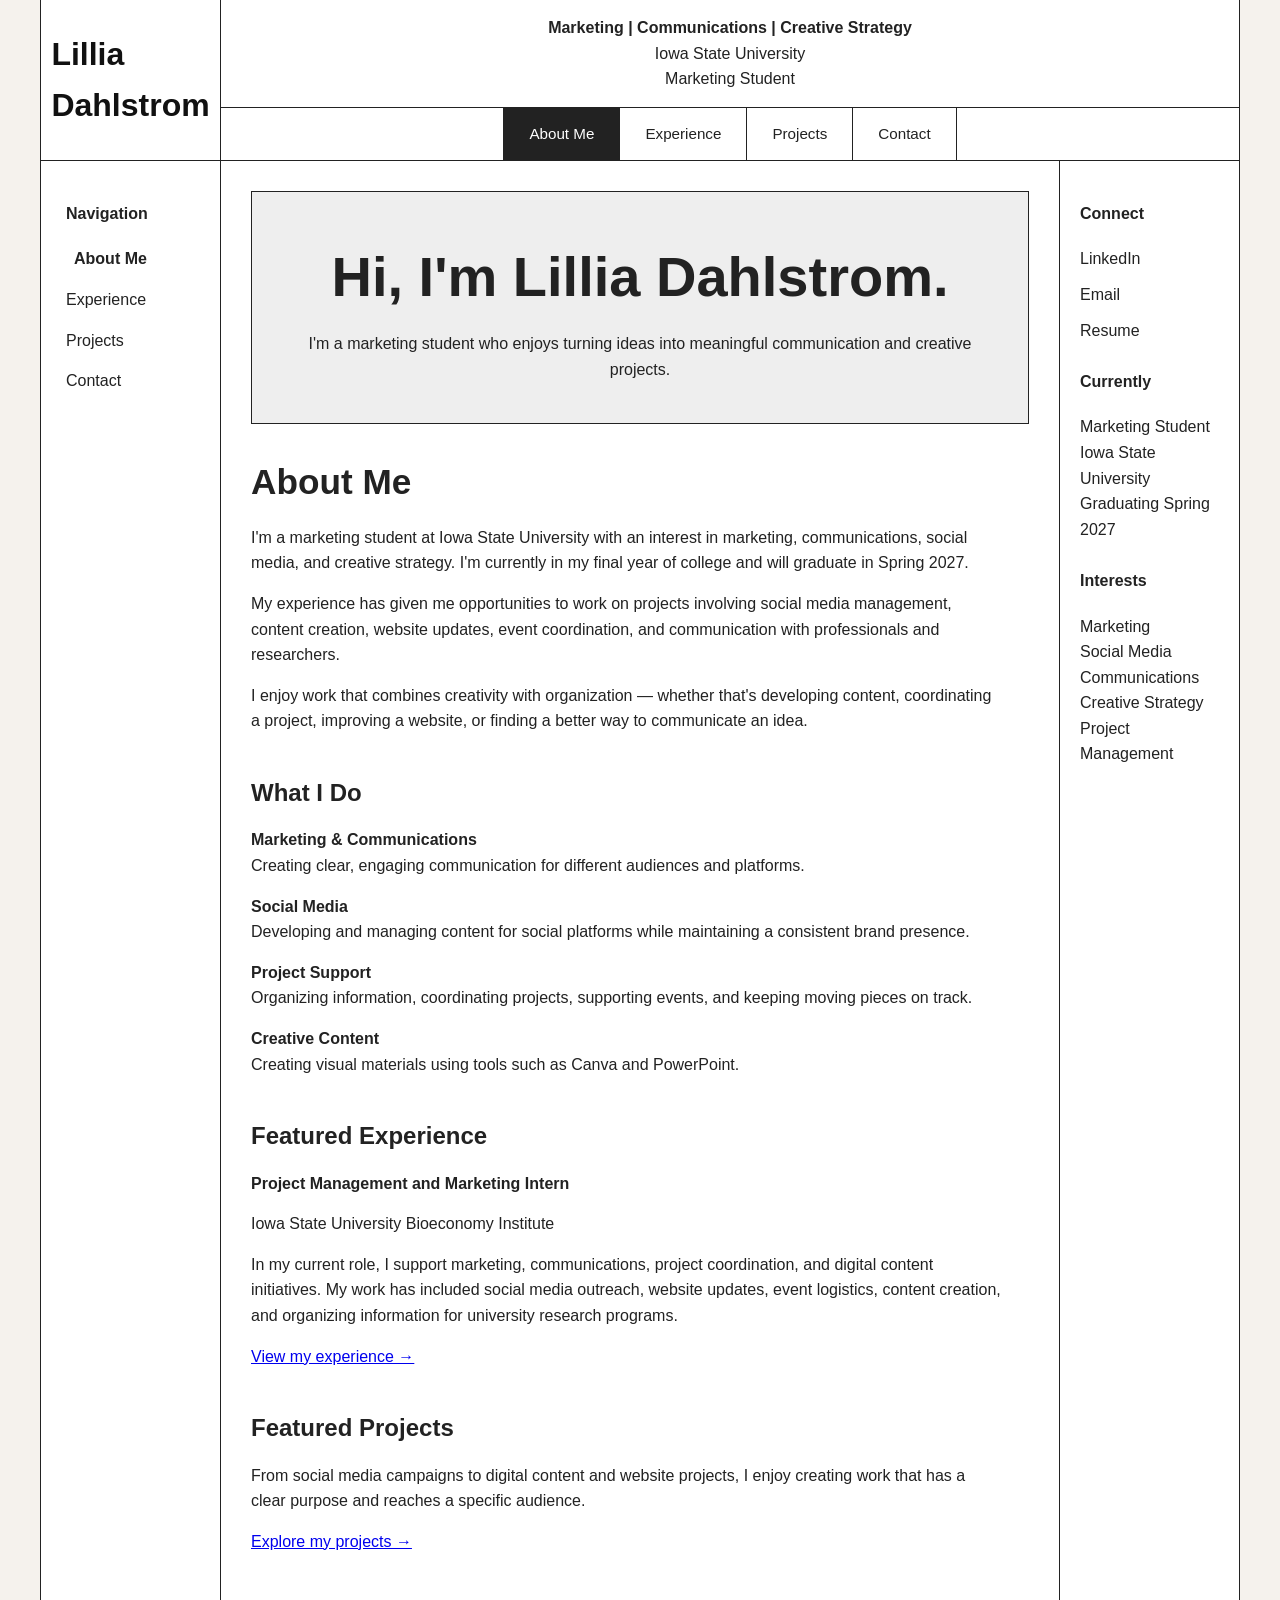
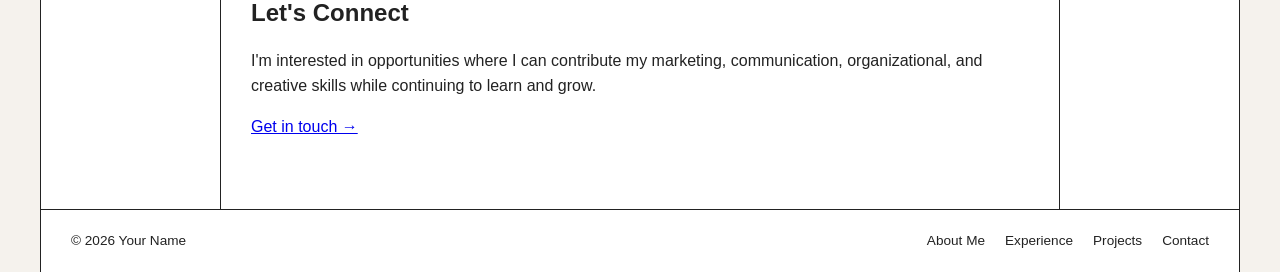
<file: index.html>
<!DOCTYPE html>
<html lang="en">

<head>

    <meta charset="UTF-8">

    <meta
        name="viewport"
        content="width=device-width, initial-scale=1.0"
    >

    <meta
        name="description"
        content="Personal portfolio of a marketing student at Iowa State University."
    >

    <title>Lillia Dahlstrom | Marketing Portfolio</title>

    <!-- Universal CSS -->
    <link rel="stylesheet" href="style.css">

</head>


<body>

    <!-- =========================================
         WEBSITE WRAPPER
         ========================================= -->

    <div class="site-wrapper">


        <!-- =========================================
             HEADER
             ========================================= -->

        <header class="site-header">


            <!-- LOGO / NAME -->

            <div class="site-logo">

                <a href="index.html" aria-label="Home">
                    Lillia Dahlstrom
                </a>

            </div>


            <!-- HEADER INFORMATION -->

            <div class="header-intro">

                <div class="header-description">

                    <div>

                        <strong>
                            Marketing | Communications | Creative Strategy
                        </strong>

                        <br>

                        Iowa State University
                        <br>
                        Marketing Student

                    </div>

                </div>


                <!--
                    JavaScript automatically creates
                    the universal top navigation here.
                -->

                <nav
                    id="top-navigation"
                    class="top-navigation"
                    aria-label="Primary navigation"
                ></nav>

            </div>

        </header>



        <!-- =========================================
             MAIN WEBSITE LAYOUT
             ========================================= -->

        <div class="main-layout">


            <!-- =====================================
                 LEFT NAVIGATION
                 ===================================== -->

            <aside
                id="left-navigation"
                class="left-navigation"
                aria-label="Site navigation"
            >

                <!--
                    JavaScript automatically inserts
                    the navigation links here.
                -->

            </aside>



            <!-- =====================================
                 MAIN CONTENT
                 ===================================== -->

            <main class="main-content">


                <!-- =================================
                     HERO SECTION
                     ================================= -->

                <section
                    class="hero"
                    aria-label="Introduction"
                >

                    <div class="hero-text">

                        <h1>
                            Hi, I'm Lillia Dahlstrom.
                        </h1>

                        <p>
                            I'm a marketing student who enjoys
                            turning ideas into meaningful
                            communication and creative projects.
                        </p>

                    </div>

                </section>



                <!-- =================================
                     ABOUT ME
                     ================================= -->

                <section
                    class="content-section"
                    id="about"
                >

                    <h1>
                        About Me
                    </h1>


                    <p>
                        I'm a marketing student at Iowa State
                        University with an interest in marketing,
                        communications, social media, and creative
                        strategy. I'm currently in my final year of
                        college and will graduate in Spring 2027.
                    </p>


                    <p>
                        My experience has given me opportunities to
                        work on projects involving social media
                        management, content creation, website
                        updates, event coordination, and
                        communication with professionals and
                        researchers.
                    </p>


                    <p>
                        I enjoy work that combines creativity with
                        organization — whether that's developing
                        content, coordinating a project, improving
                        a website, or finding a better way to
                        communicate an idea.
                    </p>

                </section>



                <!-- =================================
                     WHAT I DO
                     ================================= -->

                <section class="content-section">

                    <h2>
                        What I Do
                    </h2>


                    <p>
                        <strong>Marketing & Communications</strong>
                        <br>
                        Creating clear, engaging communication for
                        different audiences and platforms.
                    </p>


                    <p>
                        <strong>Social Media</strong>
                        <br>
                        Developing and managing content for social
                        platforms while maintaining a consistent
                        brand presence.
                    </p>


                    <p>
                        <strong>Project Support</strong>
                        <br>
                        Organizing information, coordinating
                        projects, supporting events, and keeping
                        moving pieces on track.
                    </p>


                    <p>
                        <strong>Creative Content</strong>
                        <br>
                        Creating visual materials using tools such
                        as Canva and PowerPoint.
                    </p>

                </section>



                <!-- =================================
                     FEATURED EXPERIENCE
                     ================================= -->

                <section class="content-section">

                    <h2>
                        Featured Experience
                    </h2>


                    <p>
                        <strong>
                            Project Management and Marketing Intern
                        </strong>
                    </p>


                    <p>
                        Iowa State University Bioeconomy Institute
                    </p>


                    <p>
                        In my current role, I support marketing,
                        communications, project coordination, and
                        digital content initiatives. My work has
                        included social media outreach, website
                        updates, event logistics, content creation,
                        and organizing information for university
                        research programs.
                    </p>


                    <p>
                        <a href="experience.html">
                            View my experience →
                        </a>
                    </p>

                </section>



                <!-- =================================
                     FEATURED PROJECTS
                     ================================= -->

                <section class="content-section">

                    <h2>
                        Featured Projects
                    </h2>


                    <p>
                        From social media campaigns to digital
                        content and website projects, I enjoy
                        creating work that has a clear purpose
                        and reaches a specific audience.
                    </p>


                    <p>
                        <a href="projects.html">
                            Explore my projects →
                        </a>
                    </p>

                </section>



                <!-- =================================
                     CALL TO ACTION
                     ================================= -->

                <section class="content-section">

                    <h2>
                        Let's Connect
                    </h2>


                    <p>
                        I'm interested in opportunities where I
                        can contribute my marketing, communication,
                        organizational, and creative skills while
                        continuing to learn and grow.
                    </p>


                    <p>
                        <a href="contact.html">
                            Get in touch →
                        </a>
                    </p>

                </section>


            </main>



            <!-- =====================================
                 RIGHT SIDEBAR
                 ===================================== -->

            <aside class="right-sidebar">


                <div class="sticky-content">


                    <h2>
                        Connect
                    </h2>


                    <div class="social-links">


                        <!-- Replace # with your actual links -->

                        <a
                            href="#"
                            target="_blank"
                            rel="noopener noreferrer"
                        >
                            LinkedIn
                        </a>


                        <a href="mailto:your-email@example.com">
                            Email
                        </a>


                        <a href="resume.pdf">
                            Resume
                        </a>


                    </div>


                    <br>


                    <h2>
                        Currently
                    </h2>


                    <p>
                        Marketing Student
                    </p>


                    <p>
                        Iowa State University
                    </p>


                    <p>
                        Graduating Spring 2027
                    </p>


                    <br>


                    <h2>
                        Interests
                    </h2>


                    <p>
                        Marketing
                        <br>
                        Social Media
                        <br>
                        Communications
                        <br>
                        Creative Strategy
                        <br>
                        Project Management
                    </p>


                </div>


            </aside>


        </div>



        <!-- =========================================
             FOOTER
             ========================================= -->

        <footer class="site-footer">


            <p>

                ©
                <span id="copyright-year"></span>

                Your Name

            </p>


            <!--
                JavaScript automatically creates
                the footer navigation.
            -->

            <ul
                id="footer-links"
                class="footer-links"
            ></ul>


        </footer>


    </div>



    <!-- =========================================
         UNIVERSAL NAVIGATION JAVASCRIPT
         ========================================= -->

    <script src="navigation.js"></script>


</body>

</html>
</file>
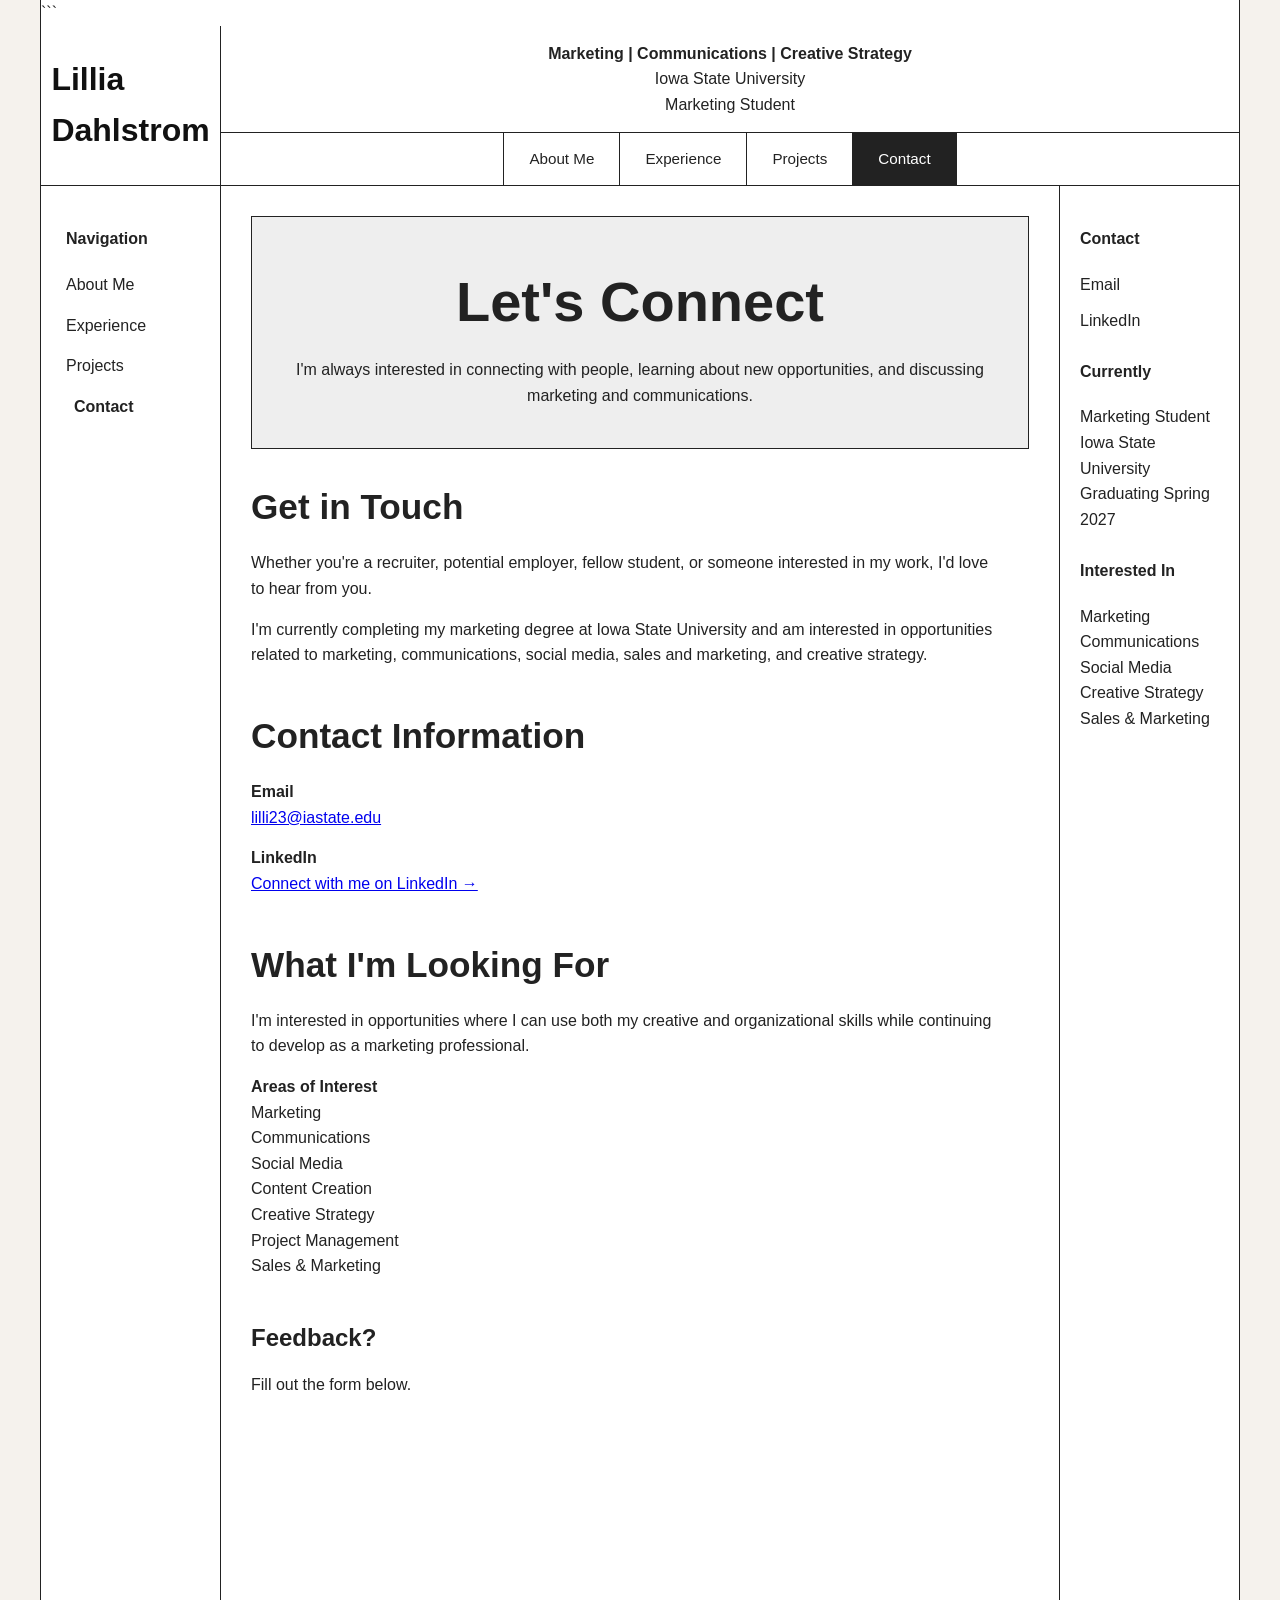
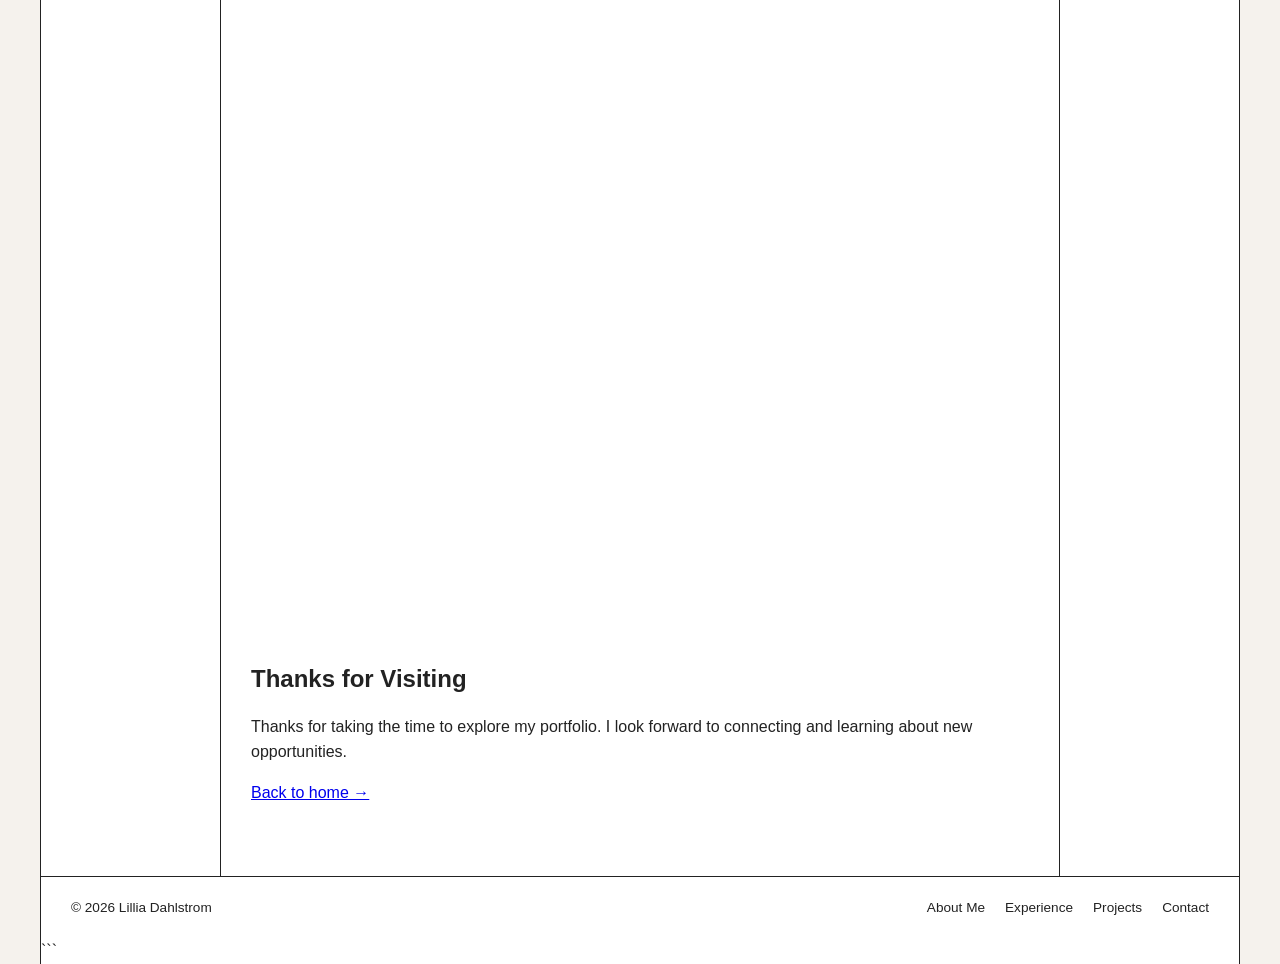
<file: contact.html>
<!DOCTYPE html>

<html lang="en">

<head>

<meta charset="UTF-8">

<meta
name="viewport"
content="width=device-width, initial-scale=1.0"

>

<meta
name="description"
content="Contact Lillia Dahlstrom, a marketing student at Iowa State University."

>

<title>Lillia Dahlstrom | Contact</title>

<!-- Universal CSS -->

<link rel="stylesheet" href="style.css">

</head>

<body>

<!-- =========================================
     WEBSITE WRAPPER
     ========================================= -->

<div class="site-wrapper">

```
<!-- =========================================
     HEADER
     ========================================= -->

<header class="site-header">


    <!-- LOGO / NAME -->

    <div class="site-logo">

        <a href="index.html" aria-label="Home">
            Lillia Dahlstrom
        </a>

    </div>


    <!-- HEADER INFORMATION -->

    <div class="header-intro">

        <div class="header-description">

            <div>

                <strong>
                    Marketing | Communications | Creative Strategy
                </strong>

                <br>

                Iowa State University
                <br>
                Marketing Student

            </div>

        </div>


        <!--
            JavaScript automatically creates
            the universal top navigation.
        -->

        <nav
            id="top-navigation"
            class="top-navigation"
            aria-label="Primary navigation"
        ></nav>

    </div>

</header>



<!-- =========================================
     MAIN WEBSITE LAYOUT
     ========================================= -->

<div class="main-layout">


    <!-- =====================================
         LEFT NAVIGATION
         ===================================== -->

    <aside
        id="left-navigation"
        class="left-navigation"
        aria-label="Site navigation"
    >

        <!-- JavaScript inserts navigation here -->

    </aside>



    <!-- =====================================
         MAIN CONTENT
         ===================================== -->

    <main class="main-content">


        <!-- =================================
             PAGE INTRODUCTION
             ================================= -->

        <section class="hero">

            <div class="hero-text">

                <h1>
                    Let's Connect
                </h1>

                <p>
                    I'm always interested in connecting
                    with people, learning about new
                    opportunities, and discussing
                    marketing and communications.
                </p>

            </div>

        </section>



        <!-- =================================
             CONTACT INTRODUCTION
             ================================= -->

        <section class="content-section">

            <h1>
                Get in Touch
            </h1>

            <p>
                Whether you're a recruiter, potential
                employer, fellow student, or someone
                interested in my work, I'd love to hear
                from you.
            </p>

            <p>
                I'm currently completing my marketing
                degree at Iowa State University and am
                interested in opportunities related to
                marketing, communications, social media,
                sales and marketing, and creative strategy.
            </p>

        </section>



        <!-- =================================
             CONTACT INFORMATION
             ================================= -->

        <section class="content-section">

            <h1>
                Contact Information
            </h1>


            <p>
                <strong>
                    Email
                </strong>
                <br>

                <a href="mailto:lilli23@iastate.edu">
                    lilli23@iastate.edu
                </a>
            </p>


            <p>
                <strong>
                    LinkedIn
                </strong>
                <br>

                <a
                    href="https://www.linkedin.com/in/lilliadahlstrom/"
                    target="_blank"
                    rel="noopener noreferrer"
                >
                    Connect with me on LinkedIn →
                </a>
            </p>



        </section>



        <!-- =================================
             WHAT I'M LOOKING FOR
             ================================= -->

        <section class="content-section">

            <h1>
                What I'm Looking For
            </h1>


            <p>
                I'm interested in opportunities where I
                can use both my creative and organizational
                skills while continuing to develop as a
                marketing professional.
            </p>


            <p>
                <strong>
                    Areas of Interest
                </strong>
                <br>

                Marketing
                <br>
                Communications
                <br>
                Social Media
                <br>
                Content Creation
                <br>
                Creative Strategy
                <br>
                Project Management
                <br>
                Sales & Marketing
            </p>

        </section>



        <!-- =================================
             GOOGLE FORM
             ================================= -->

        <section class="content-section">

            <h2>
                Feedback?
            </h2>

            <p>
                Fill out the form below.
            </p>

            <iframe
                src="https://docs.google.com/forms/d/e/1FAIpQLScq1fVuyTS0MM7dlPkai7dJxckHtYjScAEEfhiFwPYFTLSCzA/viewform?usp=dialog"
                width="100%"
                height="800"
                frameborder="0"
                marginheight="0"
                marginwidth="0"
                title="Feedback form"
            >
                Loading…
            </iframe>

        </section>



        <!-- =================================
             FINAL MESSAGE
             ================================= -->

        <section class="content-section">

            <h2>
                Thanks for Visiting
            </h2>


            <p>
                Thanks for taking the time to explore my
                portfolio. I look forward to connecting
                and learning about new opportunities.
            </p>


            <p>
                <a href="index.html">
                    Back to home →
                </a>
            </p>

        </section>


    </main>



    <!-- =====================================
         RIGHT SIDEBAR
         ===================================== -->

    <aside class="right-sidebar">

        <div class="sticky-content">


            <h2>
                Contact
            </h2>


            <div class="social-links">

                <a href="mailto:your-email@example.com">
                    Email
                </a>

                <a
                    href="#"
                    target="_blank"
                    rel="noopener noreferrer"
                >
                    LinkedIn
                </a>

            
            </div>


            <br>


            <h2>
                Currently
            </h2>


            <p>
                Marketing Student
            </p>

            <p>
                Iowa State University
            </p>

            <p>
                Graduating Spring 2027
            </p>


            <br>


            <h2>
                Interested In
            </h2>


            <p>
                Marketing
                <br>
                Communications
                <br>
                Social Media
                <br>
                Creative Strategy
                <br>
                Sales & Marketing
            </p>


        </div>

    </aside>


</div>



<!-- =========================================
     FOOTER
     ========================================= -->

<footer class="site-footer">

    <p>

        ©
        <span id="copyright-year"></span>

        Lillia Dahlstrom

    </p>


    <ul
        id="footer-links"
        class="footer-links"
    ></ul>


</footer>
```

</div>

<!-- =========================================
     UNIVERSAL NAVIGATION JAVASCRIPT
     ========================================= -->

<script src="navigation.js"></script>

</body>

</html>
</file>
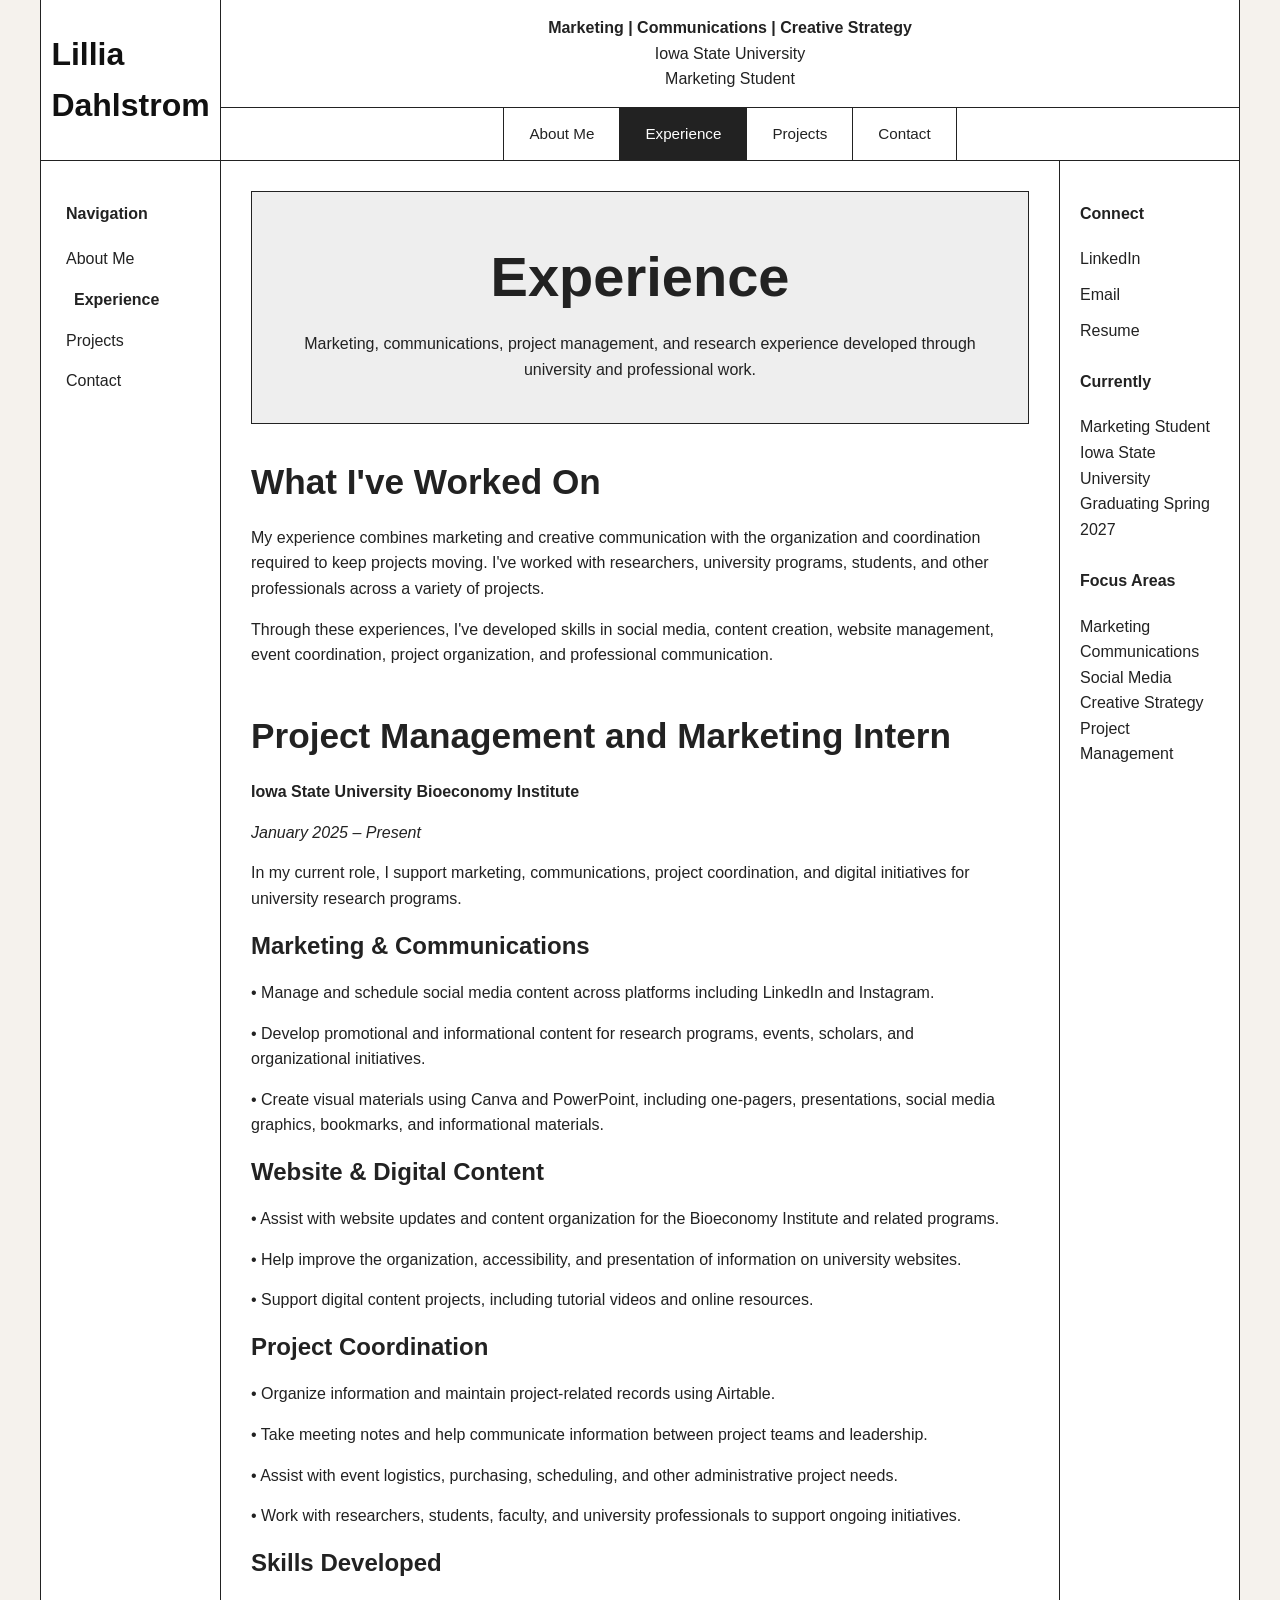
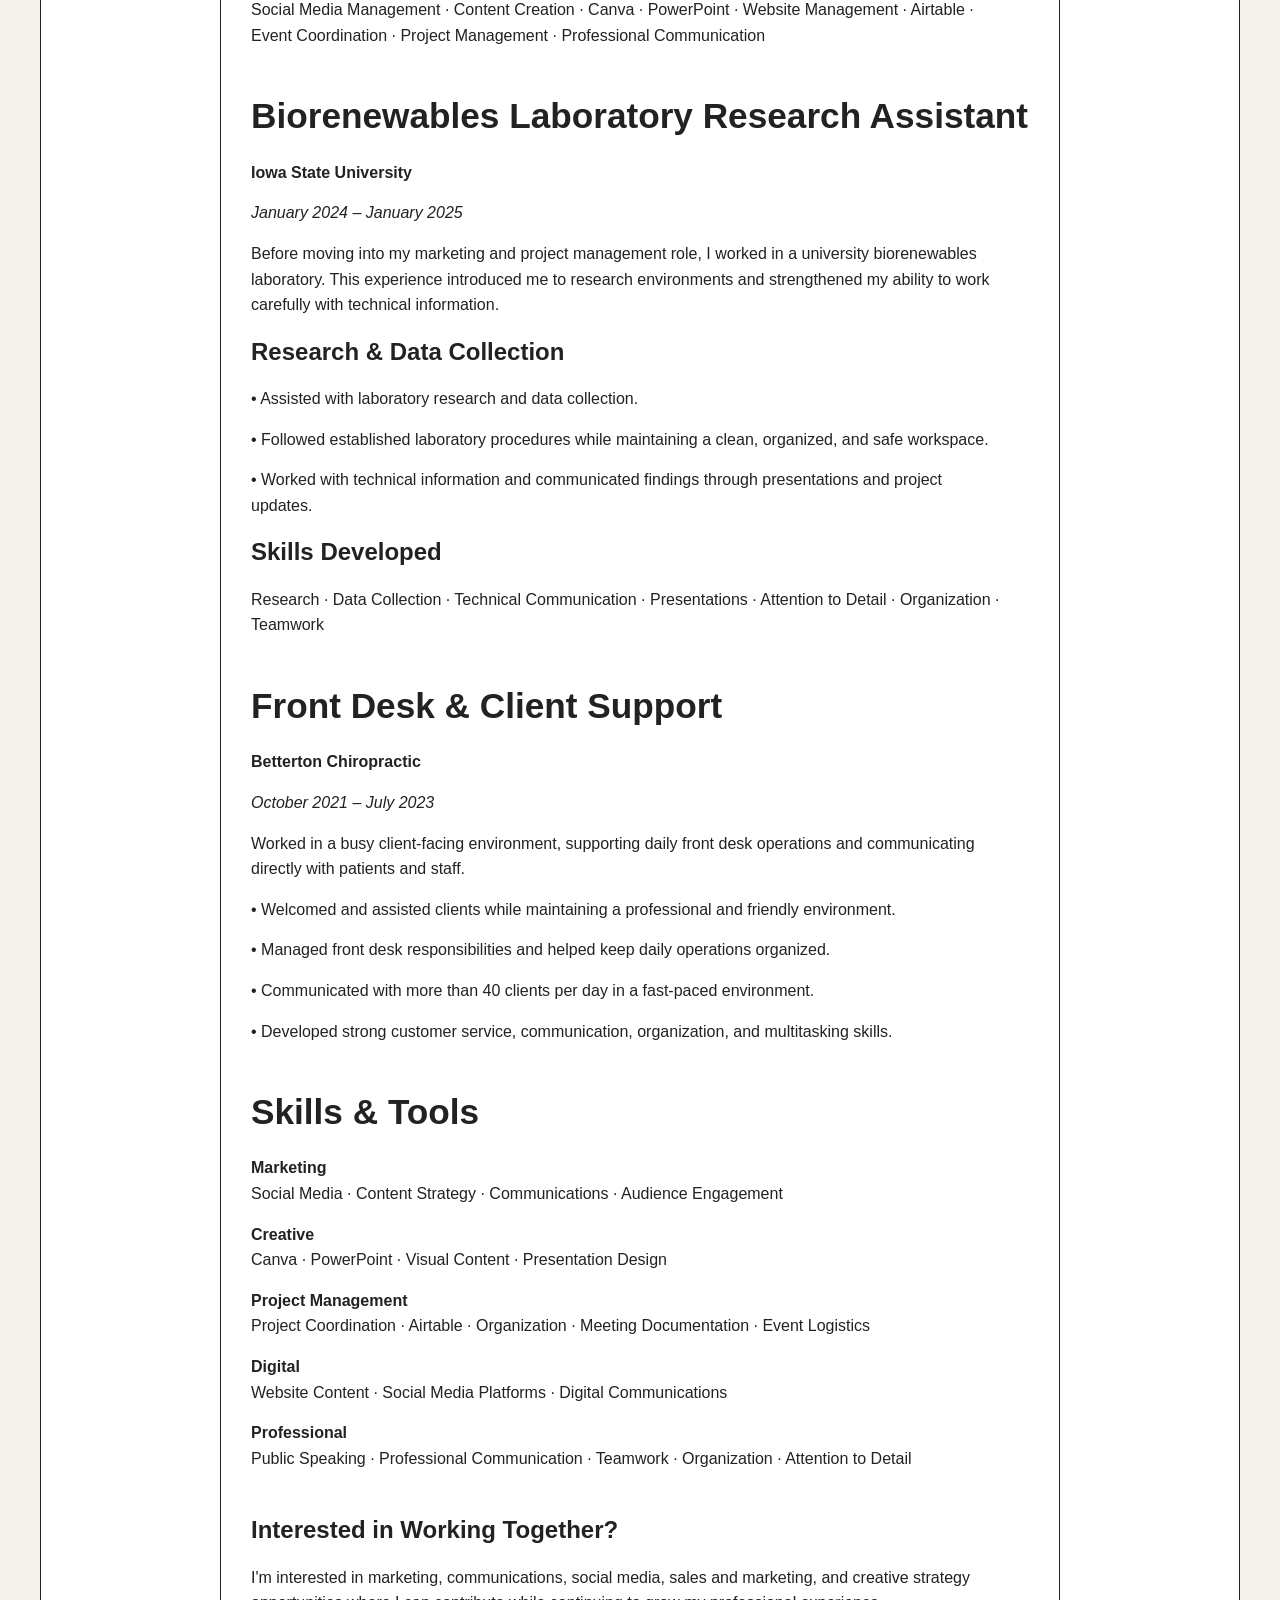
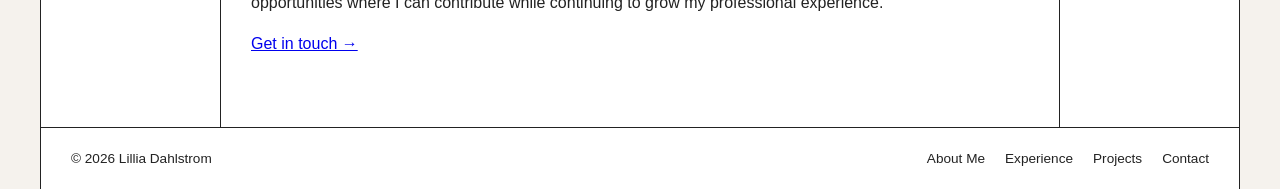
<file: experience.html>
<!DOCTYPE html>

<html lang="en">

<head>

<meta charset="UTF-8">

<meta
    name="viewport"
    content="width=device-width, initial-scale=1.0"
>

<meta
    name="description"
    content="Marketing, communications, project management, and research experience of Lillia Dahlstrom."
>

<title>Lillia Dahlstrom | Experience</title>

<!-- Universal CSS -->
<link rel="stylesheet" href="style.css">

</head>

<body>

<!-- =========================================
     WEBSITE WRAPPER
     ========================================= -->

<div class="site-wrapper">


    <!-- =========================================
         HEADER
         ========================================= -->

    <header class="site-header">


        <!-- LOGO / NAME -->

        <div class="site-logo">

            <a href="index.html" aria-label="Home">
                Lillia Dahlstrom
            </a>

        </div>


        <!-- HEADER INFORMATION -->

        <div class="header-intro">

            <div class="header-description">

                <div>

                    <strong>
                        Marketing | Communications | Creative Strategy
                    </strong>

                    <br>

                    Iowa State University
                    <br>
                    Marketing Student

                </div>

            </div>


            <!--
                JavaScript automatically creates
                the universal top navigation.
            -->

            <nav
                id="top-navigation"
                class="top-navigation"
                aria-label="Primary navigation"
            ></nav>

        </div>

    </header>



    <!-- =========================================
         MAIN WEBSITE LAYOUT
         ========================================= -->

    <div class="main-layout">


        <!-- =====================================
             LEFT NAVIGATION
             ===================================== -->

        <aside
            id="left-navigation"
            class="left-navigation"
            aria-label="Site navigation"
        >

            <!-- JavaScript inserts navigation here -->

        </aside>



        <!-- =====================================
             MAIN CONTENT
             ===================================== -->

        <main class="main-content">


            <!-- =================================
                 PAGE INTRODUCTION
                 ================================= -->

            <section class="hero">

                <div class="hero-text">

                    <h1>
                        Experience
                    </h1>

                    <p>
                        Marketing, communications, project management,
                        and research experience developed through
                        university and professional work.
                    </p>

                </div>

            </section>



            <!-- =================================
                 EXPERIENCE INTRO
                 ================================= -->

            <section class="content-section">

                <h1>
                    What I've Worked On
                </h1>

                <p>
                    My experience combines marketing and creative
                    communication with the organization and
                    coordination required to keep projects moving.
                    I've worked with researchers, university
                    programs, students, and other professionals
                    across a variety of projects.
                </p>

                <p>
                    Through these experiences, I've developed
                    skills in social media, content creation,
                    website management, event coordination,
                    project organization, and professional
                    communication.
                </p>

            </section>



            <!-- =================================
                 CURRENT EXPERIENCE
                 ================================= -->

            <section class="content-section">

                <h1>
                    Project Management and Marketing Intern
                </h1>

                <p>
                    <strong>
                        Iowa State University Bioeconomy Institute
                    </strong>
                </p>

                <p>
                    <em>
                        January 2025 – Present
                    </em>
                </p>


                <p>
                    In my current role, I support marketing,
                    communications, project coordination, and
                    digital initiatives for university research
                    programs.
                </p>


                <h2>
                    Marketing & Communications
                </h2>

                <p>
                    • Manage and schedule social media content
                    across platforms including LinkedIn and
                    Instagram.
                </p>

                <p>
                    • Develop promotional and informational
                    content for research programs, events,
                    scholars, and organizational initiatives.
                </p>

                <p>
                    • Create visual materials using Canva and
                    PowerPoint, including one-pagers,
                    presentations, social media graphics,
                    bookmarks, and informational materials.
                </p>


                <h2>
                    Website & Digital Content
                </h2>

                <p>
                    • Assist with website updates and content
                    organization for the Bioeconomy Institute
                    and related programs.
                </p>

                <p>
                    • Help improve the organization,
                    accessibility, and presentation of
                    information on university websites.
                </p>

                <p>
                    • Support digital content projects,
                    including tutorial videos and online
                    resources.
                </p>


                <h2>
                    Project Coordination
                </h2>

                <p>
                    • Organize information and maintain
                    project-related records using Airtable.
                </p>

                <p>
                    • Take meeting notes and help communicate
                    information between project teams and
                    leadership.
                </p>

                <p>
                    • Assist with event logistics, purchasing,
                    scheduling, and other administrative
                    project needs.
                </p>

                <p>
                    • Work with researchers, students, faculty,
                    and university professionals to support
                    ongoing initiatives.
                </p>


                <h2>
                    Skills Developed
                </h2>

                <p>
                    Social Media Management · Content Creation ·
                    Canva · PowerPoint · Website Management ·
                    Airtable · Event Coordination · Project
                    Management · Professional Communication
                </p>

            </section>



            <!-- =================================
                 PREVIOUS EXPERIENCE
                 ================================= -->

            <section class="content-section">

                <h1>
                    Biorenewables Laboratory Research Assistant
                </h1>

                <p>
                    <strong>
                        Iowa State University
                    </strong>
                </p>

                <p>
                    <em>
                        January 2024 – January 2025
                    </em>
                </p>


                <p>
                    Before moving into my marketing and project
                    management role, I worked in a university
                    biorenewables laboratory. This experience
                    introduced me to research environments and
                    strengthened my ability to work carefully
                    with technical information.
                </p>


                <h2>
                    Research & Data Collection
                </h2>

                <p>
                    • Assisted with laboratory research and
                    data collection.
                </p>

                <p>
                    • Followed established laboratory
                    procedures while maintaining a clean,
                    organized, and safe workspace.
                </p>

                <p>
                    • Worked with technical information and
                    communicated findings through presentations
                    and project updates.
                </p>


                <h2>
                    Skills Developed
                </h2>

                <p>
                    Research · Data Collection · Technical
                    Communication · Presentations · Attention
                    to Detail · Organization · Teamwork
                </p>

            </section>



            <!-- =================================
                 ADDITIONAL EXPERIENCE
                 ================================= -->

            <section class="content-section">

                <h1>
                    Front Desk & Client Support
                </h1>

                <p>
                    <strong>
                        Betterton Chiropractic
                    </strong>
                </p>

                <p>
                    <em>
                        October 2021 – July 2023
                    </em>
                </p>


                <p>
                    Worked in a busy client-facing environment,
                    supporting daily front desk operations and
                    communicating directly with patients and
                    staff.
                </p>


                <p>
                    • Welcomed and assisted clients while
                    maintaining a professional and friendly
                    environment.
                </p>

                <p>
                    • Managed front desk responsibilities and
                    helped keep daily operations organized.
                </p>

                <p>
                    • Communicated with more than 40 clients
                    per day in a fast-paced environment.
                </p>

                <p>
                    • Developed strong customer service,
                    communication, organization, and
                    multitasking skills.
                </p>

            </section>



            <!-- =================================
                 SKILLS
                 ================================= -->

            <section class="content-section">

                <h1>
                    Skills & Tools
                </h1>


                <p>
                    <strong>Marketing</strong>
                    <br>
                    Social Media · Content Strategy ·
                    Communications · Audience Engagement
                </p>


                <p>
                    <strong>Creative</strong>
                    <br>
                    Canva · PowerPoint · Visual Content ·
                    Presentation Design
                </p>


                <p>
                    <strong>Project Management</strong>
                    <br>
                    Project Coordination · Airtable ·
                    Organization · Meeting Documentation ·
                    Event Logistics
                </p>


                <p>
                    <strong>Digital</strong>
                    <br>
                    Website Content · Social Media Platforms ·
                    Digital Communications
                </p>


                <p>
                    <strong>Professional</strong>
                    <br>
                    Public Speaking · Professional Communication ·
                    Teamwork · Organization · Attention to Detail
                </p>

            </section>



            <!-- =================================
                 CALL TO ACTION
                 ================================= -->

            <section class="content-section">

                <h2>
                    Interested in Working Together?
                </h2>

                <p>
                    I'm interested in marketing, communications,
                    social media, sales and marketing, and
                    creative strategy opportunities where I can
                    contribute while continuing to grow my
                    professional experience.
                </p>

                <p>
                    <a href="contact.html">
                        Get in touch →
                    </a>
                </p>

            </section>


        </main>



        <!-- =====================================
             RIGHT SIDEBAR
             ===================================== -->

        <aside class="right-sidebar">

            <div class="sticky-content">


                <h2>
                    Connect
                </h2>


                <div class="social-links">

                    <a
                        href="#"
                        target="_blank"
                        rel="noopener noreferrer"
                    >
                        LinkedIn
                    </a>

                    <a href="mailto:your-email@example.com">
                        Email
                    </a>

                    <a href="resume.pdf">
                        Resume
                    </a>

                </div>


                <br>


                <h2>
                    Currently
                </h2>


                <p>
                    Marketing Student
                </p>

                <p>
                    Iowa State University
                </p>

                <p>
                    Graduating Spring 2027
                </p>


                <br>


                <h2>
                    Focus Areas
                </h2>


                <p>
                    Marketing
                    <br>
                    Communications
                    <br>
                    Social Media
                    <br>
                    Creative Strategy
                    <br>
                    Project Management
                </p>


            </div>

        </aside>


    </div>



    <!-- =========================================
         FOOTER
         ========================================= -->

    <footer class="site-footer">

        <p>

            ©
            <span id="copyright-year"></span>

            Lillia Dahlstrom

        </p>


        <ul
            id="footer-links"
            class="footer-links"
        ></ul>


    </footer>


</div>



<!-- =========================================
     UNIVERSAL NAVIGATION JAVASCRIPT
     ========================================= -->

<script src="navigation.js"></script>

</body>

</html>
</file>
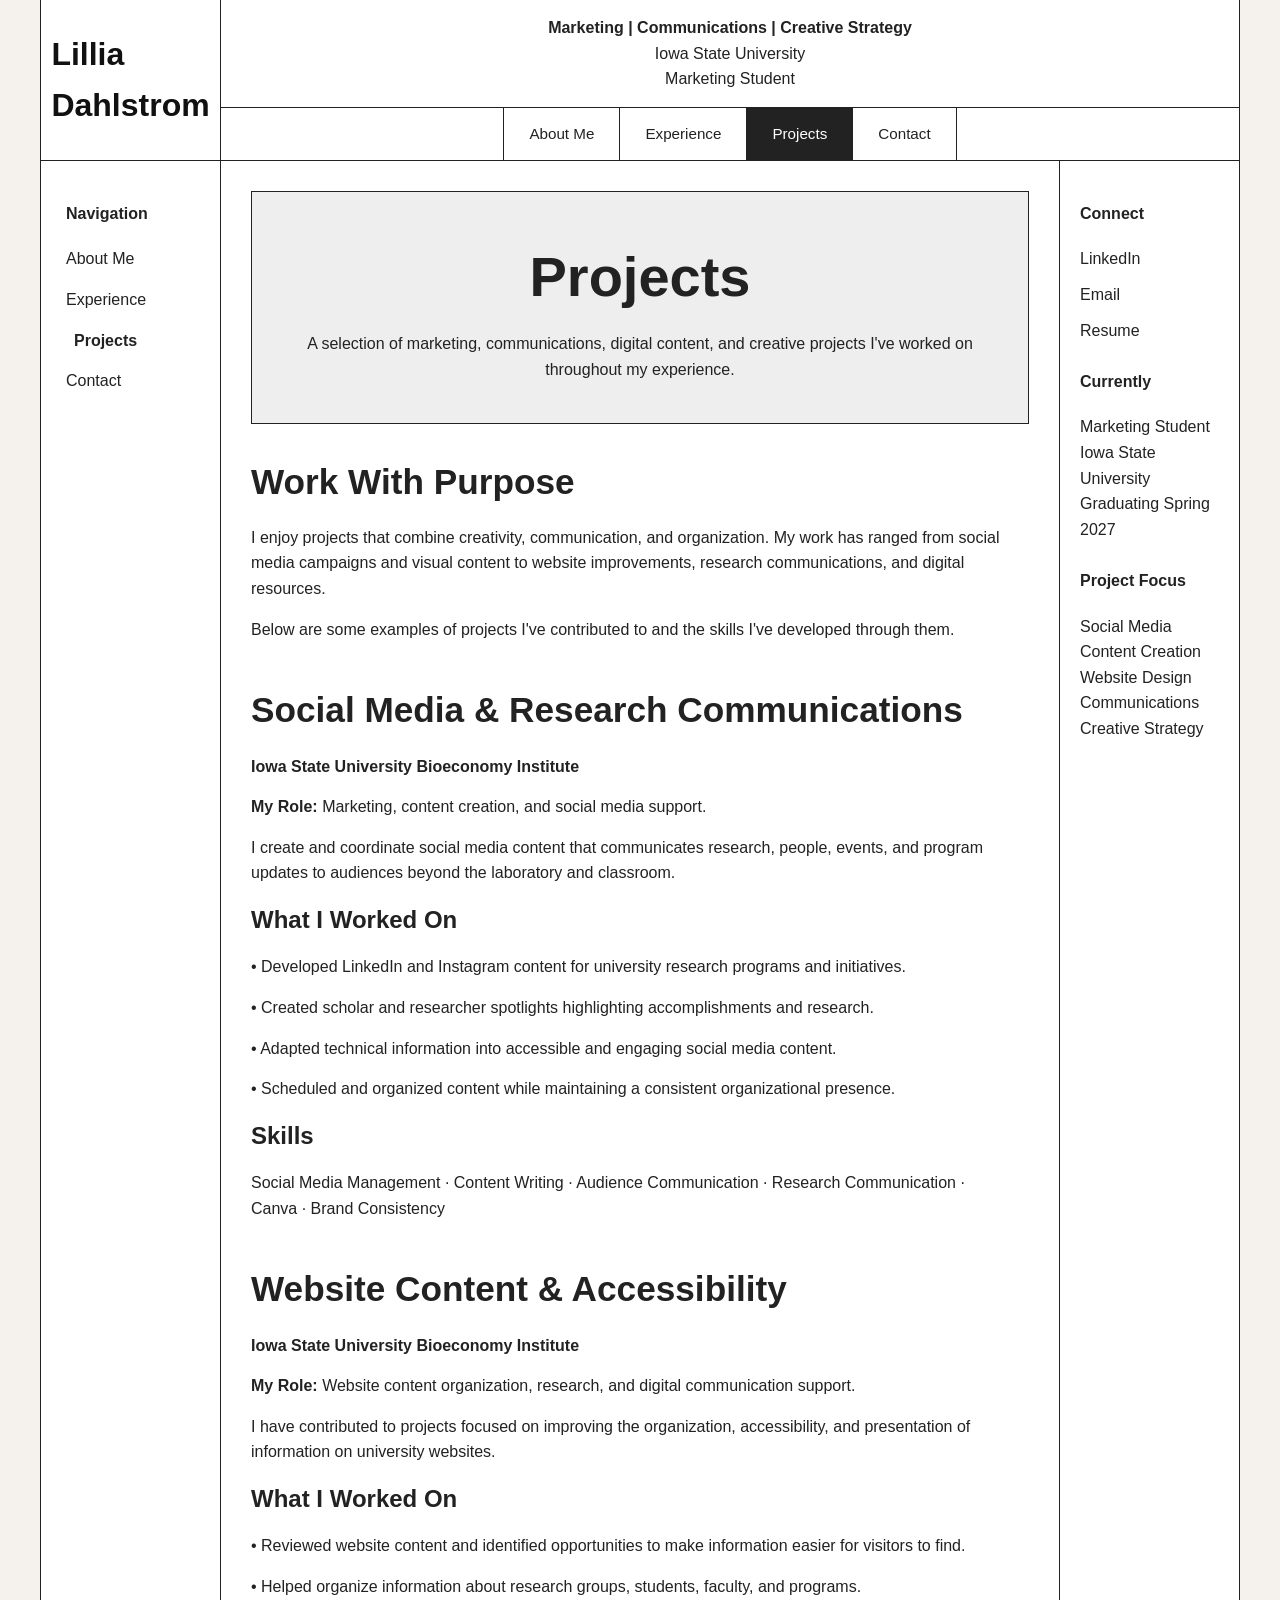
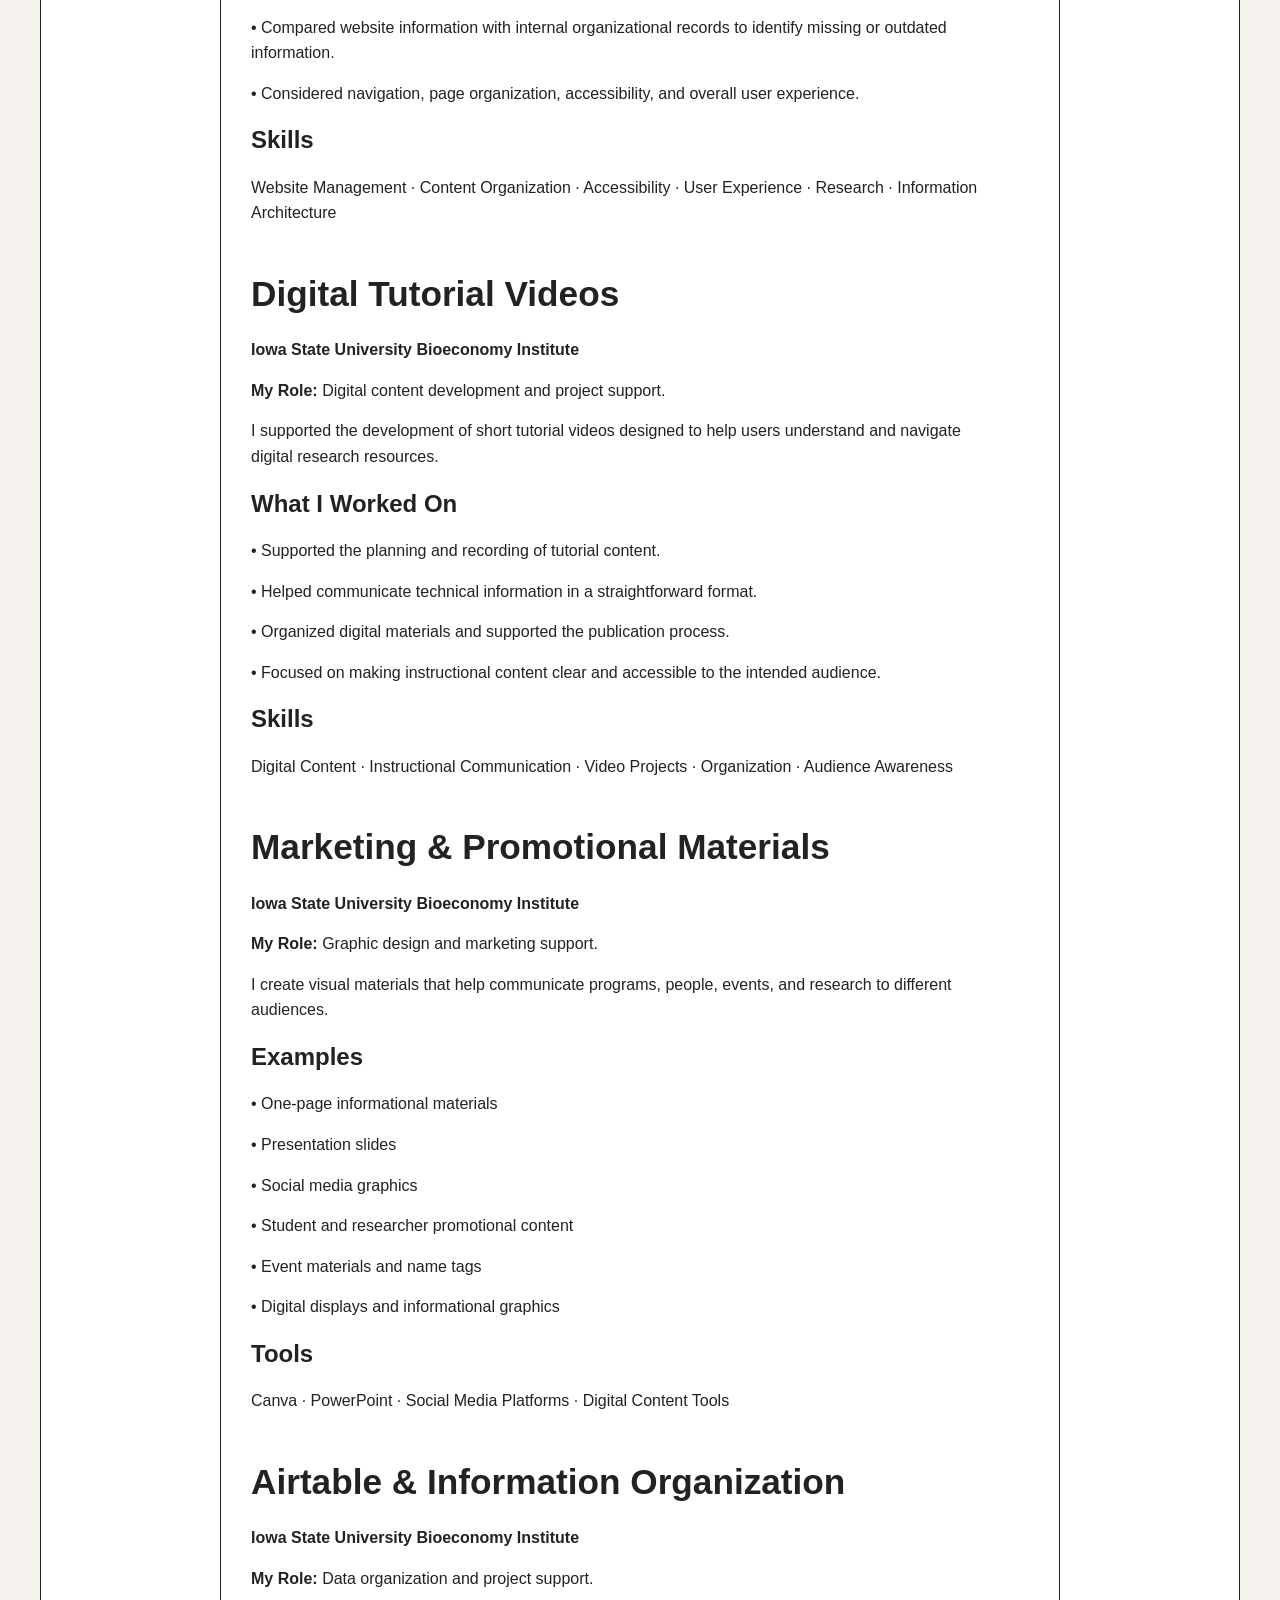
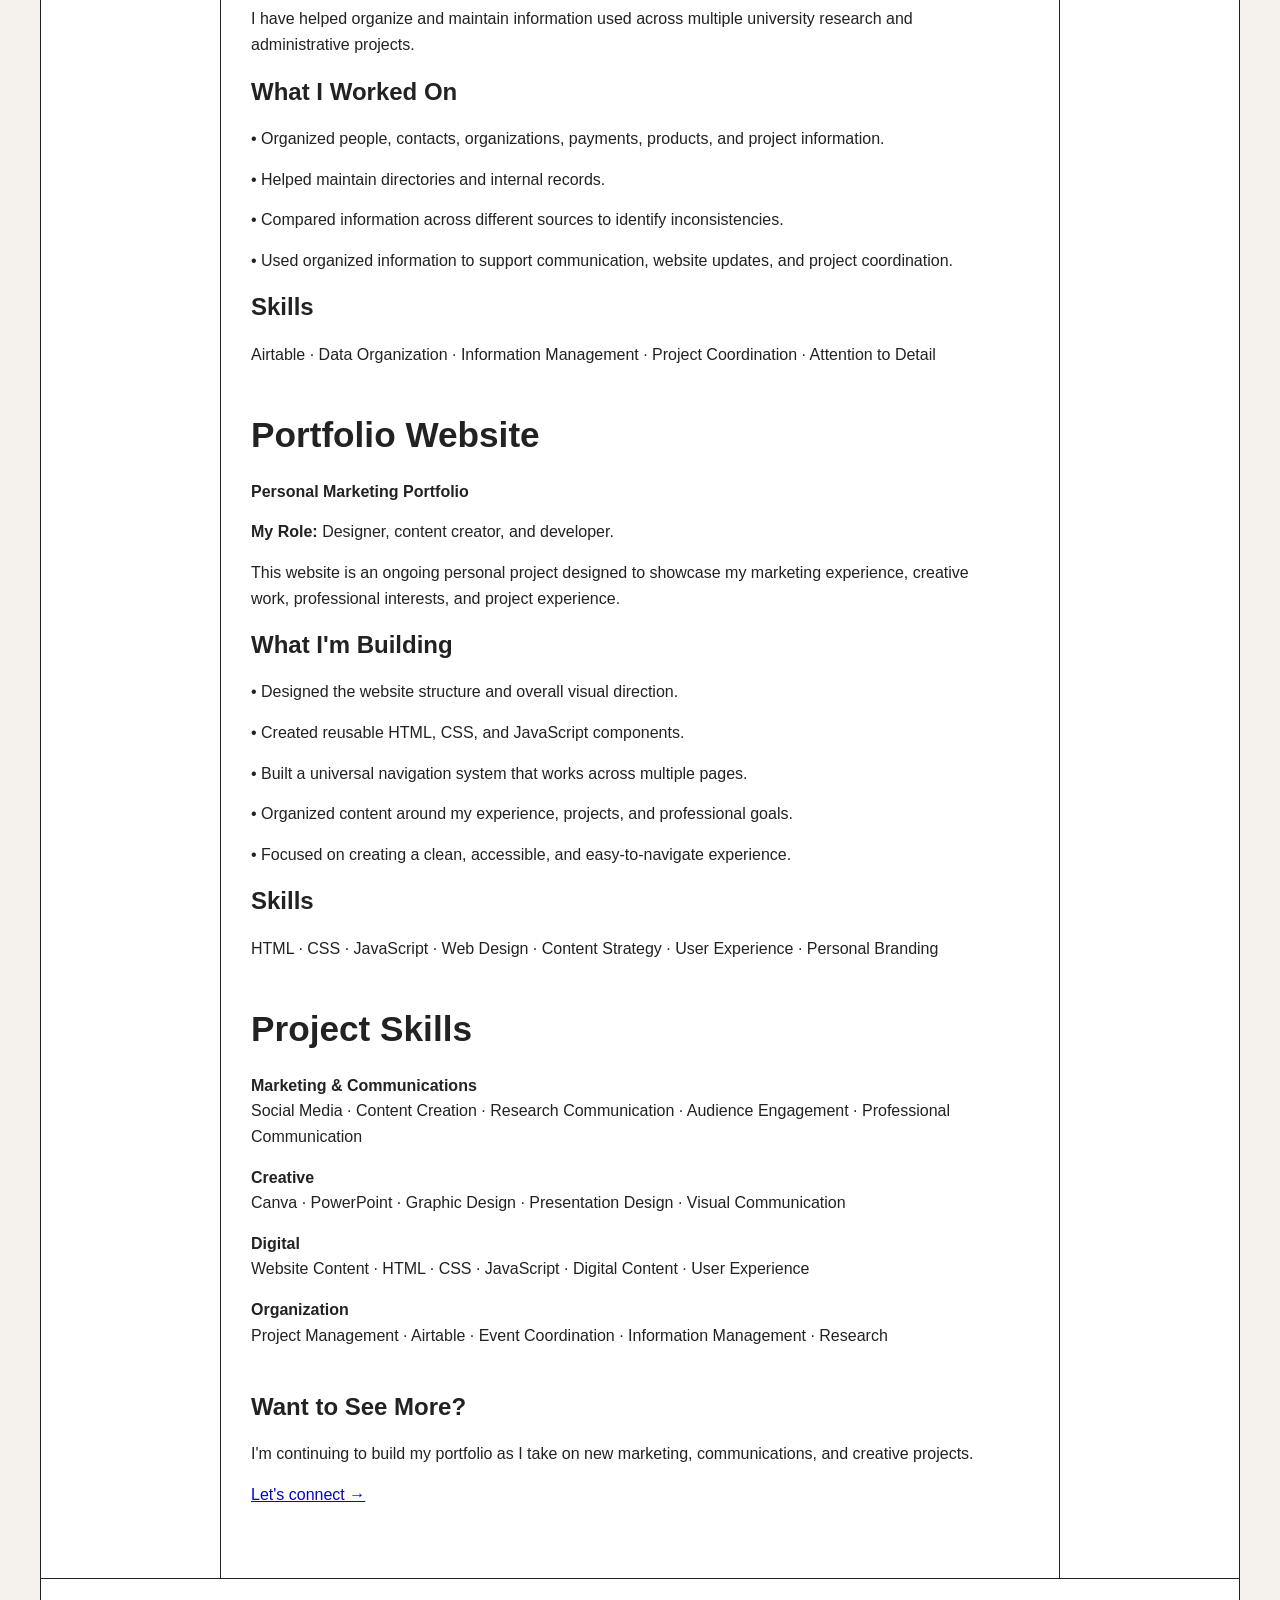
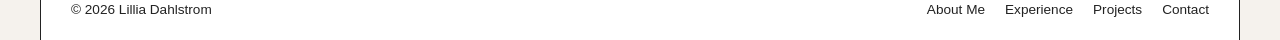
<file: projects.html>
<!DOCTYPE html>

<html lang="en">

<head>

<meta charset="UTF-8">

<meta
    name="viewport"
    content="width=device-width, initial-scale=1.0"
>

<meta
    name="description"
    content="Selected marketing, communications, social media, digital content, and creative projects by Lillia Dahlstrom."
>

<title>Lillia Dahlstrom | Projects</title>

<!-- Universal CSS -->
<link rel="stylesheet" href="style.css">

</head>

<body>

<!-- =========================================
     WEBSITE WRAPPER
     ========================================= -->

<div class="site-wrapper">


    <!-- =========================================
         HEADER
         ========================================= -->

    <header class="site-header">


        <!-- LOGO / NAME -->

        <div class="site-logo">

            <a href="index.html" aria-label="Home">
                Lillia Dahlstrom
            </a>

        </div>


        <!-- HEADER INFORMATION -->

        <div class="header-intro">

            <div class="header-description">

                <div>

                    <strong>
                        Marketing | Communications | Creative Strategy
                    </strong>

                    <br>

                    Iowa State University
                    <br>
                    Marketing Student

                </div>

            </div>


            <!--
                JavaScript automatically creates
                the universal top navigation.
            -->

            <nav
                id="top-navigation"
                class="top-navigation"
                aria-label="Primary navigation"
            ></nav>

        </div>

    </header>



    <!-- =========================================
         MAIN WEBSITE LAYOUT
         ========================================= -->

    <div class="main-layout">


        <!-- =====================================
             LEFT NAVIGATION
             ===================================== -->

        <aside
            id="left-navigation"
            class="left-navigation"
            aria-label="Site navigation"
        >

            <!-- JavaScript inserts navigation here -->

        </aside>



        <!-- =====================================
             MAIN CONTENT
             ===================================== -->

        <main class="main-content">


            <!-- =================================
                 PAGE INTRODUCTION
                 ================================= -->

            <section class="hero">

                <div class="hero-text">

                    <h1>
                        Projects
                    </h1>

                    <p>
                        A selection of marketing, communications,
                        digital content, and creative projects
                        I've worked on throughout my experience.
                    </p>

                </div>

            </section>



            <!-- =================================
                 PROJECT INTRODUCTION
                 ================================= -->

            <section class="content-section">

                <h1>
                    Work With Purpose
                </h1>

                <p>
                    I enjoy projects that combine creativity,
                    communication, and organization. My work has
                    ranged from social media campaigns and visual
                    content to website improvements, research
                    communications, and digital resources.
                </p>

                <p>
                    Below are some examples of projects I've
                    contributed to and the skills I've developed
                    through them.
                </p>

            </section>



            <!-- =================================
                 PROJECT 01
                 ================================= -->

            <section class="content-section">

                <h1>
                    Social Media & Research Communications
                </h1>

                <p>
                    <strong>
                        Iowa State University Bioeconomy Institute
                    </strong>
                </p>


                <p>
                    <strong>
                        My Role:
                    </strong>
                    Marketing, content creation, and social media
                    support.
                </p>


                <p>
                    I create and coordinate social media content
                    that communicates research, people, events,
                    and program updates to audiences beyond the
                    laboratory and classroom.
                </p>


                <h2>
                    What I Worked On
                </h2>

                <p>
                    • Developed LinkedIn and Instagram content
                    for university research programs and
                    initiatives.
                </p>

                <p>
                    • Created scholar and researcher spotlights
                    highlighting accomplishments and research.
                </p>

                <p>
                    • Adapted technical information into
                    accessible and engaging social media content.
                </p>

                <p>
                    • Scheduled and organized content while
                    maintaining a consistent organizational
                    presence.
                </p>


                <h2>
                    Skills
                </h2>

                <p>
                    Social Media Management · Content Writing ·
                    Audience Communication · Research
                    Communication · Canva · Brand Consistency
                </p>

            </section>



            <!-- =================================
                 PROJECT 02
                 ================================= -->

            <section class="content-section">

                <h1>
                    Website Content & Accessibility
                </h1>

                <p>
                    <strong>
                        Iowa State University Bioeconomy Institute
                    </strong>
                </p>


                <p>
                    <strong>
                        My Role:
                    </strong>
                    Website content organization, research,
                    and digital communication support.
                </p>


                <p>
                    I have contributed to projects focused on
                    improving the organization, accessibility,
                    and presentation of information on
                    university websites.
                </p>


                <h2>
                    What I Worked On
                </h2>

                <p>
                    • Reviewed website content and identified
                    opportunities to make information easier
                    for visitors to find.
                </p>

                <p>
                    • Helped organize information about research
                    groups, students, faculty, and programs.
                </p>

                <p>
                    • Compared website information with internal
                    organizational records to identify missing
                    or outdated information.
                </p>

                <p>
                    • Considered navigation, page organization,
                    accessibility, and overall user experience.
                </p>


                <h2>
                    Skills
                </h2>

                <p>
                    Website Management · Content Organization ·
                    Accessibility · User Experience · Research ·
                    Information Architecture
                </p>

            </section>



            <!-- =================================
                 PROJECT 03
                 ================================= -->

            <section class="content-section">

                <h1>
                    Digital Tutorial Videos
                </h1>

                <p>
                    <strong>
                        Iowa State University Bioeconomy Institute
                    </strong>
                </p>


                <p>
                    <strong>
                        My Role:
                    </strong>
                    Digital content development and project
                    support.
                </p>


                <p>
                    I supported the development of short
                    tutorial videos designed to help users
                    understand and navigate digital research
                    resources.
                </p>


                <h2>
                    What I Worked On
                </h2>

                <p>
                    • Supported the planning and recording of
                    tutorial content.
                </p>

                <p>
                    • Helped communicate technical information
                    in a straightforward format.
                </p>

                <p>
                    • Organized digital materials and supported
                    the publication process.
                </p>

                <p>
                    • Focused on making instructional content
                    clear and accessible to the intended
                    audience.
                </p>


                <h2>
                    Skills
                </h2>

                <p>
                    Digital Content · Instructional Communication ·
                    Video Projects · Organization · Audience
                    Awareness
                </p>

            </section>



            <!-- =================================
                 PROJECT 04
                 ================================= -->

            <section class="content-section">

                <h1>
                    Marketing & Promotional Materials
                </h1>

                <p>
                    <strong>
                        Iowa State University Bioeconomy Institute
                    </strong>
                </p>


                <p>
                    <strong>
                        My Role:
                    </strong>
                    Graphic design and marketing support.
                </p>


                <p>
                    I create visual materials that help
                    communicate programs, people, events, and
                    research to different audiences.
                </p>


                <h2>
                    Examples
                </h2>

                <p>
                    • One-page informational materials
                </p>

                <p>
                    • Presentation slides
                </p>

                <p>
                    • Social media graphics
                </p>

                <p>
                    • Student and researcher promotional content
                </p>

                <p>
                    • Event materials and name tags
                </p>

                <p>
                    • Digital displays and informational graphics
                </p>


                <h2>
                    Tools
                </h2>

                <p>
                    Canva · PowerPoint · Social Media Platforms ·
                    Digital Content Tools
                </p>

            </section>



            <!-- =================================
                 PROJECT 05
                 ================================= -->

            <section class="content-section">

                <h1>
                    Airtable & Information Organization
                </h1>

                <p>
                    <strong>
                        Iowa State University Bioeconomy Institute
                    </strong>
                </p>


                <p>
                    <strong>
                        My Role:
                    </strong>
                    Data organization and project support.
                </p>


                <p>
                    I have helped organize and maintain
                    information used across multiple university
                    research and administrative projects.
                </p>


                <h2>
                    What I Worked On
                </h2>

                <p>
                    • Organized people, contacts,
                    organizations, payments, products, and
                    project information.
                </p>

                <p>
                    • Helped maintain directories and internal
                    records.
                </p>

                <p>
                    • Compared information across different
                    sources to identify inconsistencies.
                </p>

                <p>
                    • Used organized information to support
                    communication, website updates, and project
                    coordination.
                </p>


                <h2>
                    Skills
                </h2>

                <p>
                    Airtable · Data Organization · Information
                    Management · Project Coordination ·
                    Attention to Detail
                </p>

            </section>



            <!-- =================================
                 PROJECT 06
                 ================================= -->

            <section class="content-section">

                <h1>
                    Portfolio Website
                </h1>

                <p>
                    <strong>
                        Personal Marketing Portfolio
                    </strong>
                </p>


                <p>
                    <strong>
                        My Role:
                    </strong>
                    Designer, content creator, and developer.
                </p>


                <p>
                    This website is an ongoing personal project
                    designed to showcase my marketing experience,
                    creative work, professional interests, and
                    project experience.
                </p>


                <h2>
                    What I'm Building
                </h2>

                <p>
                    • Designed the website structure and overall
                    visual direction.
                </p>

                <p>
                    • Created reusable HTML, CSS, and JavaScript
                    components.
                </p>

                <p>
                    • Built a universal navigation system that
                    works across multiple pages.
                </p>

                <p>
                    • Organized content around my experience,
                    projects, and professional goals.
                </p>

                <p>
                    • Focused on creating a clean, accessible,
                    and easy-to-navigate experience.
                </p>


                <h2>
                    Skills
                </h2>

                <p>
                    HTML · CSS · JavaScript · Web Design ·
                    Content Strategy · User Experience ·
                    Personal Branding
                </p>

            </section>



            <!-- =================================
                 PROJECT SKILLS
                 ================================= -->

            <section class="content-section">

                <h1>
                    Project Skills
                </h1>


                <p>
                    <strong>
                        Marketing & Communications
                    </strong>
                    <br>
                    Social Media · Content Creation · Research
                    Communication · Audience Engagement ·
                    Professional Communication
                </p>


                <p>
                    <strong>
                        Creative
                    </strong>
                    <br>
                    Canva · PowerPoint · Graphic Design ·
                    Presentation Design · Visual Communication
                </p>


                <p>
                    <strong>
                        Digital
                    </strong>
                    <br>
                    Website Content · HTML · CSS · JavaScript ·
                    Digital Content · User Experience
                </p>


                <p>
                    <strong>
                        Organization
                    </strong>
                    <br>
                    Project Management · Airtable · Event
                    Coordination · Information Management ·
                    Research
                </p>

            </section>



            <!-- =================================
                 CALL TO ACTION
                 ================================= -->

            <section class="content-section">

                <h2>
                    Want to See More?
                </h2>

                <p>
                    I'm continuing to build my portfolio as I
                    take on new marketing, communications, and
                    creative projects.
                </p>

                <p>
                    <a href="contact.html">
                        Let's connect →
                    </a>
                </p>

            </section>


        </main>



        <!-- =====================================
             RIGHT SIDEBAR
             ===================================== -->

        <aside class="right-sidebar">

            <div class="sticky-content">


                <h2>
                    Connect
                </h2>


                <div class="social-links">

                    <a
                        href="#"
                        target="_blank"
                        rel="noopener noreferrer"
                    >
                        LinkedIn
                    </a>

                    <a href="mailto:your-email@example.com">
                        Email
                    </a>

                    <a href="resume.pdf">
                        Resume
                    </a>

                </div>


                <br>


                <h2>
                    Currently
                </h2>


                <p>
                    Marketing Student
                </p>

                <p>
                    Iowa State University
                </p>

                <p>
                    Graduating Spring 2027
                </p>


                <br>


                <h2>
                    Project Focus
                </h2>


                <p>
                    Social Media
                    <br>
                    Content Creation
                    <br>
                    Website Design
                    <br>
                    Communications
                    <br>
                    Creative Strategy
                </p>


            </div>

        </aside>


    </div>



    <!-- =========================================
         FOOTER
         ========================================= -->

    <footer class="site-footer">

        <p>

            ©
            <span id="copyright-year"></span>

            Lillia Dahlstrom

        </p>


        <ul
            id="footer-links"
            class="footer-links"
        ></ul>


    </footer>


</div>



<!-- =========================================
     UNIVERSAL NAVIGATION JAVASCRIPT
     ========================================= -->

<script src="navigation.js"></script>

</body>

</html>
</file>
<file: style.css>
/* =========================================
   UNIVERSAL WEBSITE LAYOUT
   ========================================= */

/* ---------- RESET ---------- */

* {
    box-sizing: border-box;
    margin: 0;
    padding: 0;
}

html {
    scroll-behavior: smooth;
}

body {
    font-family: Arial, Helvetica, sans-serif;
    line-height: 1.6;
    background-color: #f5f2ed;
    color: #222;
}


/* =========================================
   MAIN WEBSITE CONTAINER
   ========================================= */

.site-wrapper {
    width: min(1200px, 94%);
    margin: 0 auto;
    background-color: white;
    min-height: 100vh;

    border-left: 1px solid #222;
    border-right: 1px solid #222;
}


/* =========================================
   HEADER
   ========================================= */

.site-header {
    display: grid;

    /* Logo | Header information */
    grid-template-columns: 180px 1fr;

    min-height: 115px;

    border-bottom: 1px solid #222;
}


/* Logo */

.site-logo {
    display: flex;
    align-items: center;
    justify-content: center;

    border-right: 1px solid #222;

    font-size: 2rem;
    font-weight: 600;

    padding: 20px;
}

.site-logo a {
    color: #111;
    text-decoration: none;
}


/* Header information */

.header-intro {
    display: flex;
    flex-direction: column;
}

.header-description {
    flex: 1;

    display: flex;
    align-items: center;
    justify-content: center;

    text-align: center;

    padding: 15px 30px;

    border-bottom: 1px solid #222;
}


/* =========================================
   TOP NAVIGATION
   ========================================= */

.top-navigation {
    min-height: 52px;
}

.top-navigation ul {
    list-style: none;

    display: flex;
    align-items: stretch;
    justify-content: center;

    height: 100%;
}

.top-navigation li {
    display: flex;
}

.top-navigation a {
    display: flex;
    align-items: center;
    justify-content: center;

    padding: 12px 25px;

    color: #222;
    text-decoration: none;

    font-size: 0.95rem;

    border-right: 1px solid #222;

    transition: background-color 0.2s ease,
                color 0.2s ease;
}

.top-navigation li:first-child a {
    border-left: 1px solid #222;
}

.top-navigation a:hover,
.top-navigation a.active {
    background-color: #222;
    color: white;
}


/* =========================================
   MAIN GRID
   ========================================= */

.main-layout {

    display: grid;

    /*
       Left navigation | Main content | Right sidebar
    */
    grid-template-columns: 180px minmax(0, 1fr) 180px;

    min-height: 650px;
}


/* =========================================
   LEFT NAVIGATION
   ========================================= */

.left-navigation {
    border-right: 1px solid #222;

    padding: 40px 25px;
}

.left-navigation h2 {
    font-size: 1rem;
    margin-bottom: 20px;
}

.left-navigation ul {
    list-style: none;
}

.left-navigation li {
    margin-bottom: 15px;
}

.left-navigation a {
    color: #222;
    text-decoration: none;

    display: block;

    transition: padding-left 0.2s ease;
}

.left-navigation a:hover,
.left-navigation a.active {
    padding-left: 8px;
    font-weight: bold;
}


/* =========================================
   MAIN CONTENT
   ========================================= */

.main-content {
    min-width: 0;
    padding: 30px;
}


/* Hero image */

.hero {
    width: 100%;
    min-height: 230px;

    display: flex;
    align-items: center;
    justify-content: center;

    margin-bottom: 30px;

    border: 1px solid #222;

    background-color: #eee;

    overflow: hidden;
}

.hero img {
    width: 100%;
    height: 100%;

    min-height: 230px;

    object-fit: cover;

    display: block;
}


/* Hero text if no image */

.hero-text {
    text-align: center;
    padding: 40px;
}

.hero-text h1 {
    font-size: clamp(2rem, 5vw, 3.5rem);
    margin-bottom: 10px;
}


/* =========================================
   CONTENT TYPOGRAPHY
   ========================================= */

.content-section {
    margin-bottom: 40px;
}

.content-section h1,
.content-section h2 {
    margin-bottom: 15px;
}

.content-section h1 {
    font-size: 2.2rem;
}

.content-section h2 {
    font-size: 1.5rem;
}

.content-section p {
    max-width: 750px;
    margin-bottom: 15px;
}

.content-section img {
    max-width: 100%;
    height: auto;
}


/* =========================================
   RIGHT SIDEBAR
   ========================================= */

.right-sidebar {
    border-left: 1px solid #222;

    padding: 40px 20px;

    position: relative;
}

.sticky-content {
    position: sticky;
    top: 25px;
}

.right-sidebar h2 {
    font-size: 1rem;
    margin-bottom: 20px;
}

.right-sidebar ul {
    list-style: none;
}

.right-sidebar li {
    margin-bottom: 15px;
}

.right-sidebar a {
    color: #222;
    text-decoration: none;
}

.right-sidebar a:hover {
    text-decoration: underline;
}


/* =========================================
   SOCIAL LINKS
   ========================================= */

.social-links {
    display: flex;
    flex-direction: column;
    gap: 10px;
}

.social-links a {
    display: block;
}


/* =========================================
   FOOTER
   ========================================= */

.site-footer {
    border-top: 1px solid #222;

    padding: 20px 30px;

    display: flex;
    align-items: center;
    justify-content: space-between;

    gap: 20px;

    font-size: 0.85rem;
}

.footer-links {
    display: flex;
    gap: 20px;

    list-style: none;
}

.footer-links a {
    color: #222;
    text-decoration: none;
}

.footer-links a:hover {
    text-decoration: underline;
}


/* =========================================
   MOBILE NAVIGATION BUTTON
   ========================================= */

.mobile-menu-button {
    display: none;

    border: 1px solid #222;
    background: white;

    padding: 10px 15px;

    cursor: pointer;

    font-size: 1rem;
}


/* =========================================
   TABLET
   ========================================= */

@media (max-width: 900px) {

    .main-layout {
        grid-template-columns: 160px minmax(0, 1fr);
    }

    .right-sidebar {
        display: none;
    }

    .site-header {
        grid-template-columns: 160px 1fr;
    }

    .left-navigation {
        padding: 30px 20px;
    }

}


/* =========================================
   MOBILE
   ========================================= */

@media (max-width: 650px) {

    .site-wrapper {
        width: 100%;
        border-left: none;
        border-right: none;
    }


    /* Header */

    .site-header {
        display: block;
    }

    .site-logo {
        min-height: 80px;

        border-right: none;
        border-bottom: 1px solid #222;
    }


    /* Top navigation */

    .top-navigation ul {
        flex-direction: column;
    }

    .top-navigation a {
        width: 100%;

        border-right: none;
        border-bottom: 1px solid #222;
    }

    .top-navigation li:first-child a {
        border-left: none;
    }


    /* Main layout */

    .main-layout {
        display: block;
    }


    /* Left navigation becomes horizontal section */

    .left-navigation {
        border-right: none;
        border-bottom: 1px solid #222;

        padding: 20px;
    }

    .left-navigation ul {
        display: flex;
        flex-wrap: wrap;
        gap: 10px;
    }

    .left-navigation li {
        margin-bottom: 0;
    }

    .left-navigation a {
        border: 1px solid #222;
        padding: 8px 12px;
    }

    .left-navigation a:hover,
    .left-navigation a.active {
        padding-left: 12px;
    }


    /* Main content */

    .main-content {
        padding: 20px;
    }


    /* Footer */

    .site-footer {
        flex-direction: column;
        align-items: flex-start;
    }

    .footer-links {
        flex-wrap: wrap;
    }
}
</file>
